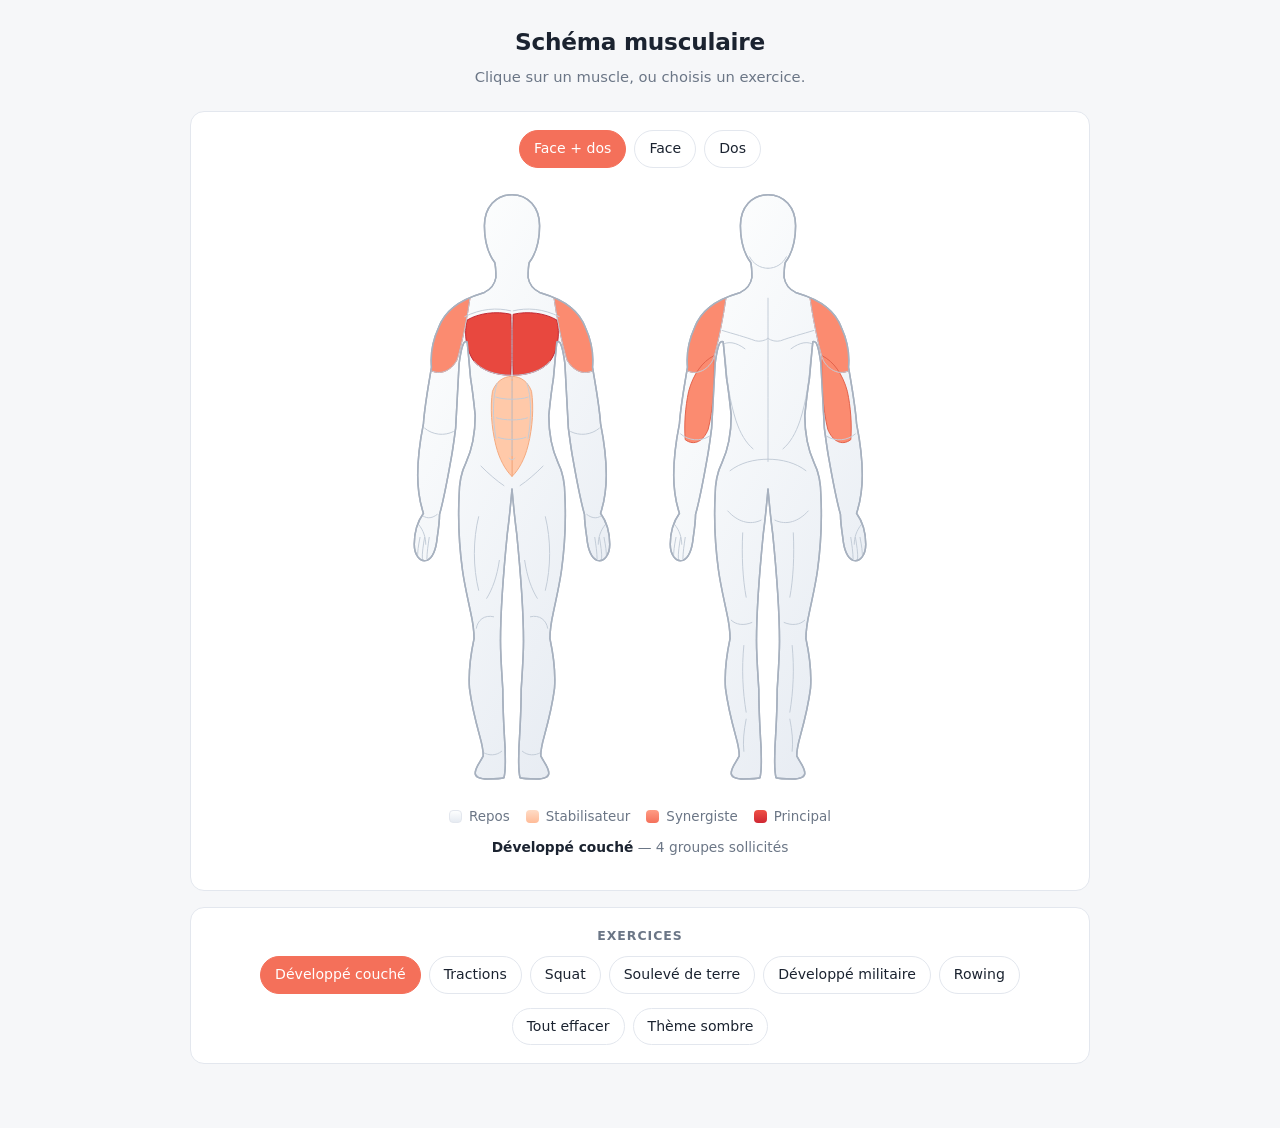
<file: training-app/muscle-map/index.html>
<!doctype html>
<html lang="fr">
<head>
<meta charset="utf-8">
<meta name="viewport" content="width=device-width, initial-scale=1">
<title>Schéma musculaire</title>
<link rel="stylesheet" href="muscle-map.css">
<style>
  :root {
    --bg: #f6f7f9; --card: #fff; --ink: #1b2330; --muted: #6b7686;
    --line: #e3e7ee; --accent: #f4705a; --radius: 14px;
  }
  @media (prefers-color-scheme: dark) {
    :root:not([data-theme="light"]) {
      --bg: #12161d; --card: #1a202a; --ink: #e8ecf3; --muted: #97a3b5; --line: #2a3340;
    }
  }
  :root[data-theme="dark"] {
    --bg: #12161d; --card: #1a202a; --ink: #e8ecf3; --muted: #97a3b5; --line: #2a3340;
  }
  * { box-sizing: border-box; }
  body {
    margin: 0; padding: 24px 16px 48px; background: var(--bg); color: var(--ink);
    font: 15px/1.55 ui-sans-serif, system-ui, -apple-system, "Segoe UI", Roboto, sans-serif;
  }
  .wrap { max-width: 900px; margin: 0 auto; }
  header { text-align: center; margin-bottom: 22px; }
  h1 { font-size: 1.45rem; margin: 0 0 6px; letter-spacing: -.01em; }
  header p { margin: 0; color: var(--muted); font-size: .92rem; }

  .card {
    background: var(--card); border: 1px solid var(--line);
    border-radius: var(--radius); padding: 18px; margin-bottom: 16px;
  }
  .row { display: flex; flex-wrap: wrap; gap: 8px; justify-content: center; }
  .row + .row { margin-top: 10px; }

  button {
    font: inherit; font-size: .88rem; color: var(--ink); background: var(--card);
    border: 1px solid var(--line); border-radius: 999px; padding: 7px 14px;
    cursor: pointer; transition: border-color .15s, background .15s, color .15s;
  }
  button:hover { border-color: var(--accent); }
  button[aria-pressed="true"] { background: var(--accent); border-color: var(--accent); color: #fff; }
  button:focus-visible { outline: 2px solid var(--accent); outline-offset: 2px; }

  #figure { margin: 6px 0 2px; }

  .legend { display: flex; gap: 16px; justify-content: center; flex-wrap: wrap;
            color: var(--muted); font-size: .84rem; margin-top: 12px; }
  .legend span { display: inline-flex; align-items: center; gap: 7px; }
  .dot { width: 13px; height: 13px; border-radius: 4px; display: inline-block; }
  .dot.l1 { background: linear-gradient(#ffdcc6, #ffbb98); }
  .dot.l2 { background: linear-gradient(#ff9c84, #f4705a); }
  .dot.l3 { background: linear-gradient(#ef5146, #cf2733); }
  .dot.l0 { background: linear-gradient(#fdfefe, #e6ebf2); border: 1px solid var(--line); }

  h2 { font-size: .78rem; text-transform: uppercase; letter-spacing: .08em;
       color: var(--muted); margin: 0 0 10px; text-align: center; font-weight: 600; }
  #readout { text-align: center; color: var(--muted); font-size: .86rem;
             min-height: 1.4em; margin-top: 10px; }
  #readout b { color: var(--ink); font-weight: 600; }
</style>
</head>
<body>
<div class="wrap">

  <header>
    <h1>Schéma musculaire</h1>
    <p>Clique sur un muscle, ou choisis un exercice.</p>
  </header>

  <div class="card">
    <div class="row" id="views"></div>
    <div id="figure"></div>
    <div class="legend">
      <span><i class="dot l0"></i> Repos</span>
      <span><i class="dot l1"></i> Stabilisateur</span>
      <span><i class="dot l2"></i> Synergiste</span>
      <span><i class="dot l3"></i> Principal</span>
    </div>
    <p id="readout"></p>
  </div>

  <div class="card">
    <h2>Exercices</h2>
    <div class="row" id="presets"></div>
    <div class="row" style="margin-top:14px">
      <button id="reset">Tout effacer</button>
      <button id="theme">Thème sombre</button>
    </div>
  </div>

</div>

<script src="assets/figures.js"></script>
<script src="muscle-map.js"></script>
<script>
  var PRESETS = [
    { name: 'Développé couché', view: 'front',
      levels: { chest: 3, shoulders: 2, triceps: 2, abs: 1 } },
    { name: 'Tractions', view: 'back',
      levels: { lats: 3, biceps: 2, rhomboids: 2, upper_back: 2, forearms: 1, traps: 1 } },
    { name: 'Squat', view: 'front',
      levels: { quads: 3, glutes: 3, adductors: 2, hamstrings: 2, lower_back: 1, abs: 1 } },
    { name: 'Soulevé de terre', view: 'back',
      levels: { hamstrings: 3, glutes: 3, lower_back: 3, traps: 2, lats: 2, forearms: 2, quads: 1 } },
    { name: 'Développé militaire', view: 'front',
      levels: { shoulders: 3, triceps: 2, traps: 2, abs: 1 } },
    { name: 'Rowing', view: 'back',
      levels: { lats: 3, rhomboids: 3, upper_back: 2, biceps: 2, lower_back: 1 } }
  ];

  var map = MuscleMap.mount('#figure', {
    view: 'both',
    cycle: [0, 3, 2, 1],
    onSelect: function (e) {
      var words = ['au repos', 'stabilisateur', 'synergiste', 'principal'];
      say('<b>' + e.label + '</b> — ' + words[e.level]);
    }
  });

  var readout = document.getElementById('readout');
  function say(html) { readout.innerHTML = html; }

  // Sélecteur de vue
  var views = [['both', 'Face + dos'], ['front', 'Face'], ['back', 'Dos']];
  var viewRow = document.getElementById('views');
  views.forEach(function (v) {
    var b = document.createElement('button');
    b.textContent = v[1];
    b.onclick = function () { map.setView(v[0]); syncViews(); };
    viewRow.appendChild(b);
  });
  function syncViews() {
    Array.prototype.forEach.call(viewRow.children, function (b, i) {
      b.setAttribute('aria-pressed', String(views[i][0] === map.getView()));
    });
  }
  syncViews();

  // Exercices
  var presetRow = document.getElementById('presets');
  PRESETS.forEach(function (p) {
    var b = document.createElement('button');
    b.textContent = p.name;
    b.onclick = function () {
      map.setView(p.view === map.getView() ? map.getView() : 'both');
      map.set(p.levels);
      syncViews();
      syncPresets(p.name);
      say('<b>' + p.name + '</b> — ' + Object.keys(p.levels).length + ' groupes sollicités');
    };
    presetRow.appendChild(b);
  });
  function syncPresets(active) {
    Array.prototype.forEach.call(presetRow.children, function (b) {
      b.setAttribute('aria-pressed', String(b.textContent === active));
    });
  }

  document.getElementById('reset').onclick = function () {
    map.clear(); syncPresets(null); say('');
  };

  // Bascule de thème : utile pour juger le dessin sur fond clair et sur fond sombre.
  var themeBtn = document.getElementById('theme');
  themeBtn.onclick = function () {
    var dark = document.documentElement.getAttribute('data-theme') === 'dark';
    document.documentElement.setAttribute('data-theme', dark ? 'light' : 'dark');
    themeBtn.textContent = dark ? 'Thème sombre' : 'Thème clair';
  };

  // Démarrage sur un exercice, histoire de ne pas afficher une figure vide.
  presetRow.children[0].click();
</script>
</body>
</html>
</file>
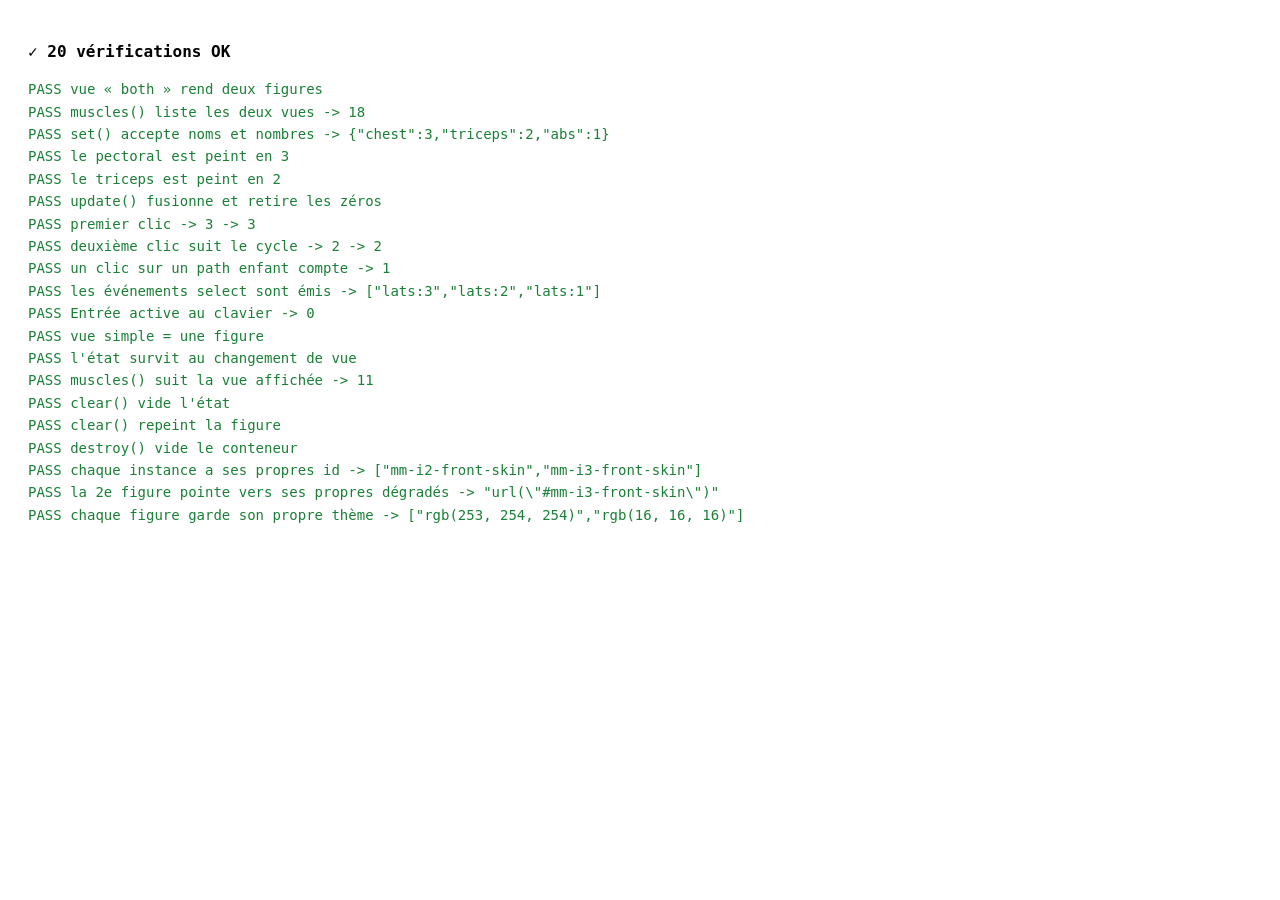
<file: training-app/muscle-map/test/smoke.html>
<!doctype html>
<html lang="fr">
<head>
<meta charset="utf-8">
<title>muscle-map — test de fumée</title>
<style>
  body { font: 14px/1.6 ui-monospace, SFMono-Regular, Menlo, monospace; padding: 20px; }
  #f { position: absolute; left: -9999px; }
  .PASS { color: #1a7f37; } .FAIL, .EXCEPTION { color: #cf222e; font-weight: 700; }
  h1 { font-size: 1rem; }
</style>
</head>
<body>
<h1 id="head">…</h1>
<div id="f"></div>
<pre id="out"></pre>

<script src="../assets/figures.js"></script>
<script src="../muscle-map.js"></script>
<script>
/* Ouvre ce fichier dans un navigateur, ou en headless :
     chromium --headless --dump-dom test/smoke.html | grep -E 'PASS|FAIL'
   Le titre du document vaut « ALL PASS » quand tout passe. */
var log = [], fails = 0;

function ok(name, cond, extra) {
  log.push((cond ? 'PASS' : 'FAIL') + ' ' + name +
           (extra !== undefined ? ' -> ' + JSON.stringify(extra) : ''));
  if (!cond) fails++;
}

try {
  var m = MuscleMap.mount('#f', { view: 'both', cycle: [0, 3, 2, 1] });

  ok('vue « both » rend deux figures', document.querySelectorAll('.mm-figure').length === 2);
  ok('muscles() liste les deux vues', m.muscles().length === 18, m.muscles().length);

  m.set({ chest: 'primary', triceps: 2, abs: 'light' });
  ok('set() accepte noms et nombres',
     JSON.stringify(m.get()) === '{"chest":3,"triceps":2,"abs":1}', m.get());
  ok('le pectoral est peint en 3',
     document.querySelector('[data-muscle="chest"]').getAttribute('data-level') === '3');
  ok('le triceps est peint en 2',
     document.querySelector('[data-muscle="triceps"]').getAttribute('data-level') === '2');

  m.update({ chest: 0, quads: 3 });
  ok('update() fusionne et retire les zéros',
     m.levelOf('chest') === 0 && m.levelOf('quads') === 3);

  var events = [];
  m.on('select', function (e) { events.push(e.muscle + ':' + e.level); });

  var g = document.querySelector('[data-muscle="lats"]');
  g.dispatchEvent(new MouseEvent('click', { bubbles: true }));
  ok('premier clic -> 3', m.levelOf('lats') === 3, m.levelOf('lats'));
  g.dispatchEvent(new MouseEvent('click', { bubbles: true }));
  ok('deuxième clic suit le cycle -> 2', m.levelOf('lats') === 2, m.levelOf('lats'));
  g.querySelector('path').dispatchEvent(new MouseEvent('click', { bubbles: true }));
  ok('un clic sur un path enfant compte', m.levelOf('lats') === 1, m.levelOf('lats'));
  ok('les événements select sont émis',
     events.join(',') === 'lats:3,lats:2,lats:1', events);

  g.dispatchEvent(new KeyboardEvent('keydown', { key: 'Enter', bubbles: true }));
  ok('Entrée active au clavier', m.levelOf('lats') === 0, m.levelOf('lats'));

  m.setView('front');
  ok('vue simple = une figure', document.querySelectorAll('.mm-figure').length === 1);
  ok('l\'état survit au changement de vue',
     document.querySelector('[data-muscle="quads"]').getAttribute('data-level') === '3');
  ok('muscles() suit la vue affichée', m.muscles().length === 11, m.muscles().length);

  m.clear();
  ok('clear() vide l\'état', Object.keys(m.get()).length === 0);
  ok('clear() repeint la figure',
     document.querySelector('[data-muscle="quads"]').getAttribute('data-level') === '0');

  m.destroy();
  ok('destroy() vide le conteneur', document.getElementById('f').children.length === 0);

  // Deux instances de la MÊME vue sur une page : les id internes (dégradés,
  // masque) doivent être distincts, sinon la seconde figure va chercher les
  // dégradés de la première et hérite de son thème.
  var host = document.createElement('div');
  host.id = 'f2';
  document.body.appendChild(host);
  var a = MuscleMap.mount('#f', { view: 'front' });
  var b = MuscleMap.mount('#f2', { view: 'front' });
  var idsA = [].map.call(document.querySelectorAll('#f [id^="mm-"]'), function (e) { return e.id; });
  var idsB = [].map.call(document.querySelectorAll('#f2 [id^="mm-"]'), function (e) { return e.id; });
  ok('chaque instance a ses propres id', idsA.length > 0 &&
     idsA.every(function (id) { return idsB.indexOf(id) === -1; }), [idsA[0], idsB[0]]);
  var refB = getComputedStyle(document.querySelector('#f2 .mm-silhouette')).fill;
  ok('la 2e figure pointe vers ses propres dégradés', refB.indexOf(idsB[0]) !== -1, refB);

  // Deux figures de la même vue peuvent porter deux thèmes différents : le
  // dégradé de peau doit être résolu par instance, pas partagé.
  document.querySelector('#f2 .mm-figure').style.cssText =
    '--mm-skin-a:#101010;--mm-skin-b:#202020';
  var stopA = getComputedStyle(document.querySelector('#f .s-skin-a')).stopColor;
  var stopB = getComputedStyle(document.querySelector('#f2 .s-skin-a')).stopColor;
  ok('chaque figure garde son propre thème', stopA !== stopB, [stopA, stopB]);

  a.destroy(); b.destroy(); host.remove();
} catch (e) {
  log.push('EXCEPTION ' + e.message + ' | ' + (e.stack || '').split('\n')[1]);
  fails++;
}

document.title = fails === 0 ? 'ALL PASS' : fails + ' FAIL';
document.getElementById('head').textContent =
  fails === 0 ? '✓ ' + log.length + ' vérifications OK' : '✗ ' + fails + ' échec(s)';
document.getElementById('out').innerHTML = log.map(function (l) {
  return '<span class="' + l.split(' ')[0] + '">' + l + '</span>';
}).join('\n');
</script>
</body>
</html>
</file>
<file: training-app/muscle-map/muscle-map.css>
/* Mise en page du conteneur + thème sombre.
   Le dessin lui-même porte son style dans le SVG ; ce fichier ne fait que
   poser la grille et redéfinir les variables de couleur. */

.mm-root {
  display: flex;
  gap: clamp(4px, 2vw, 28px);
  justify-content: center;
  align-items: flex-start;
}

.mm-root .mm-figure {
  width: 100%;
  max-width: 230px;
  height: auto;
  display: block;
}

/* Une seule vue affichée : on laisse la figure respirer. */
.mm-root[data-view="front"] .mm-figure,
.mm-root[data-view="back"] .mm-figure {
  max-width: 280px;
  margin: 0 auto;
}

/* Thème sombre : seules les teintes de peau et les traits changent, les
   couleurs de sollicitation restent lisibles sur fond foncé. */
@media (prefers-color-scheme: dark) {
  :root:not([data-theme="light"]) .mm-figure {
    --mm-skin-a: #2c3442;
    --mm-skin-b: #1b212b;
    --mm-edge: #5d6879;
    --mm-line: #414c5d;
    /* sur fond foncé, le pêche clair ressortait plus que le rouge : on le rabat */
    --mm-l1: #c98a63;
    --mm-l1-b: #e0a97f;
  }
}

:root[data-theme="dark"] .mm-figure {
  --mm-skin-a: #2c3442;
  --mm-skin-b: #1b212b;
  --mm-edge: #5d6879;
  --mm-line: #414c5d;
  --mm-l1: #c98a63;
  --mm-l1-b: #e0a97f;
}
</file>
